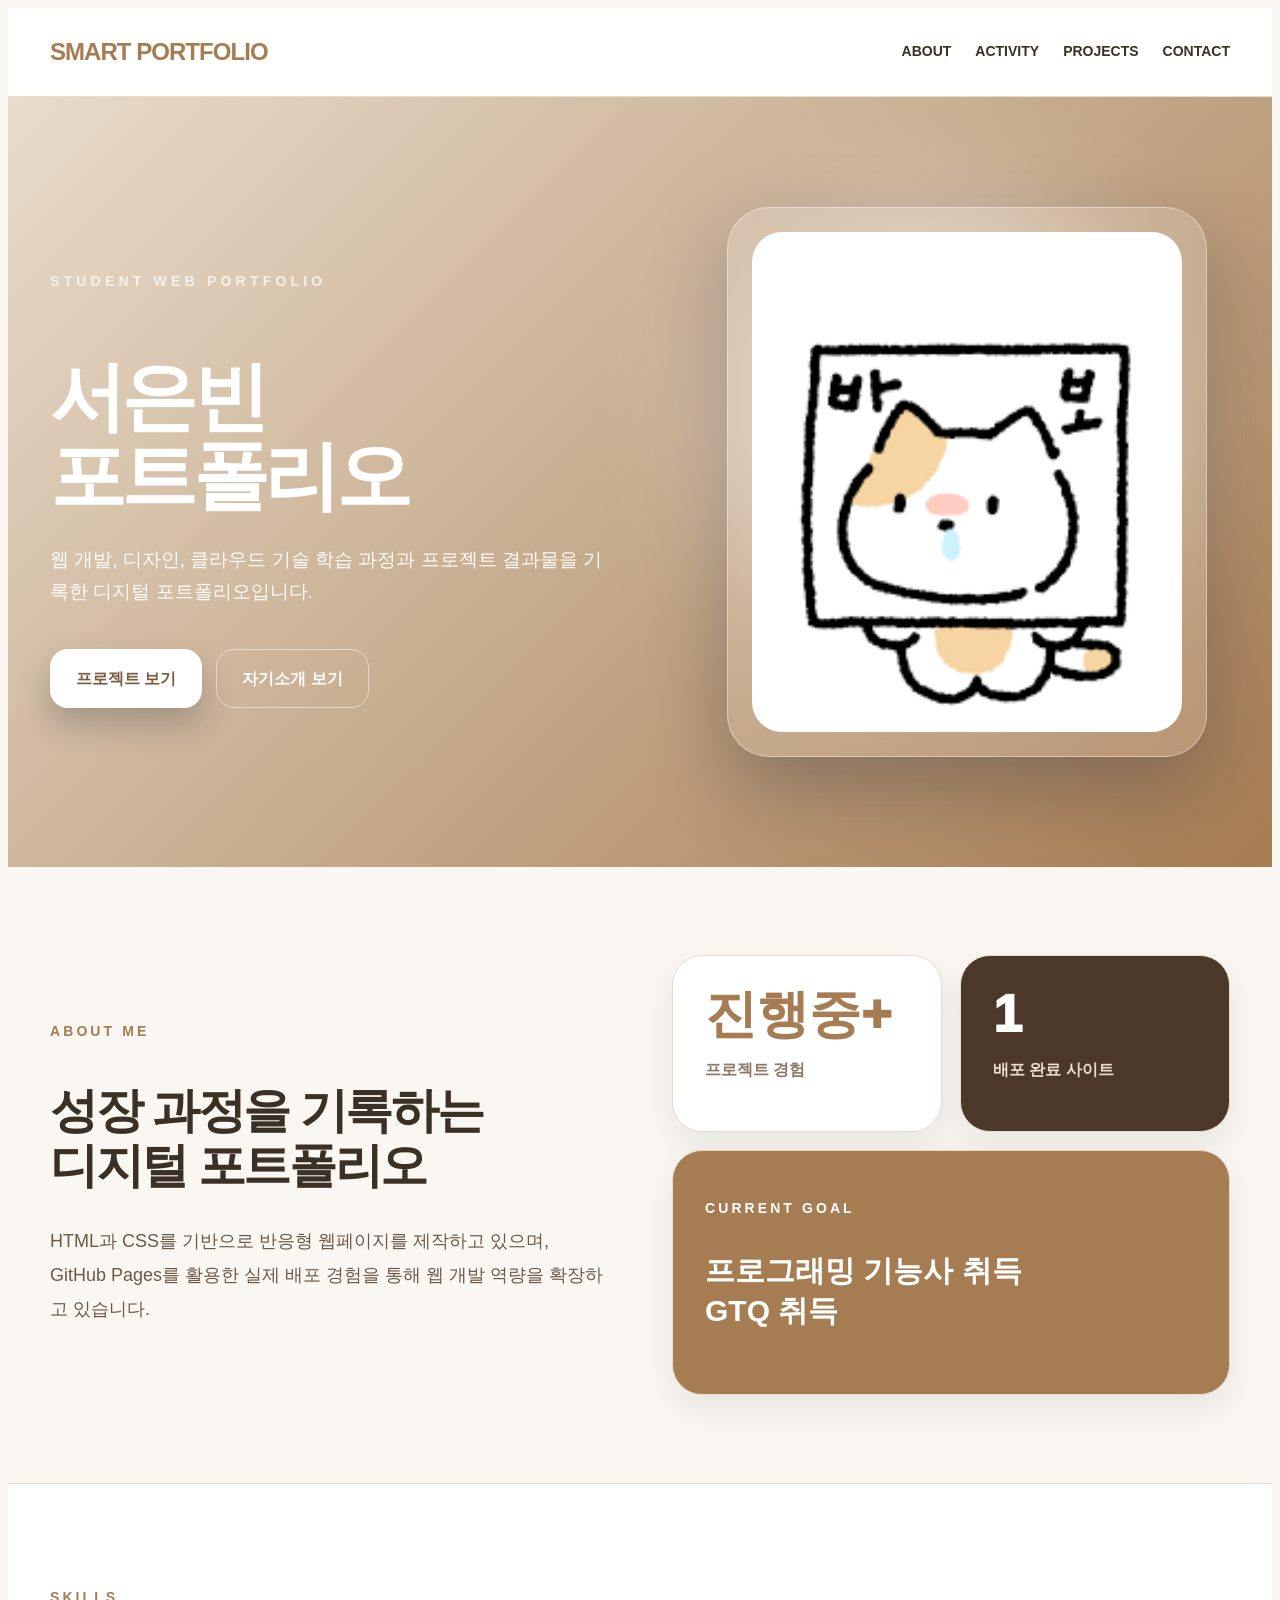
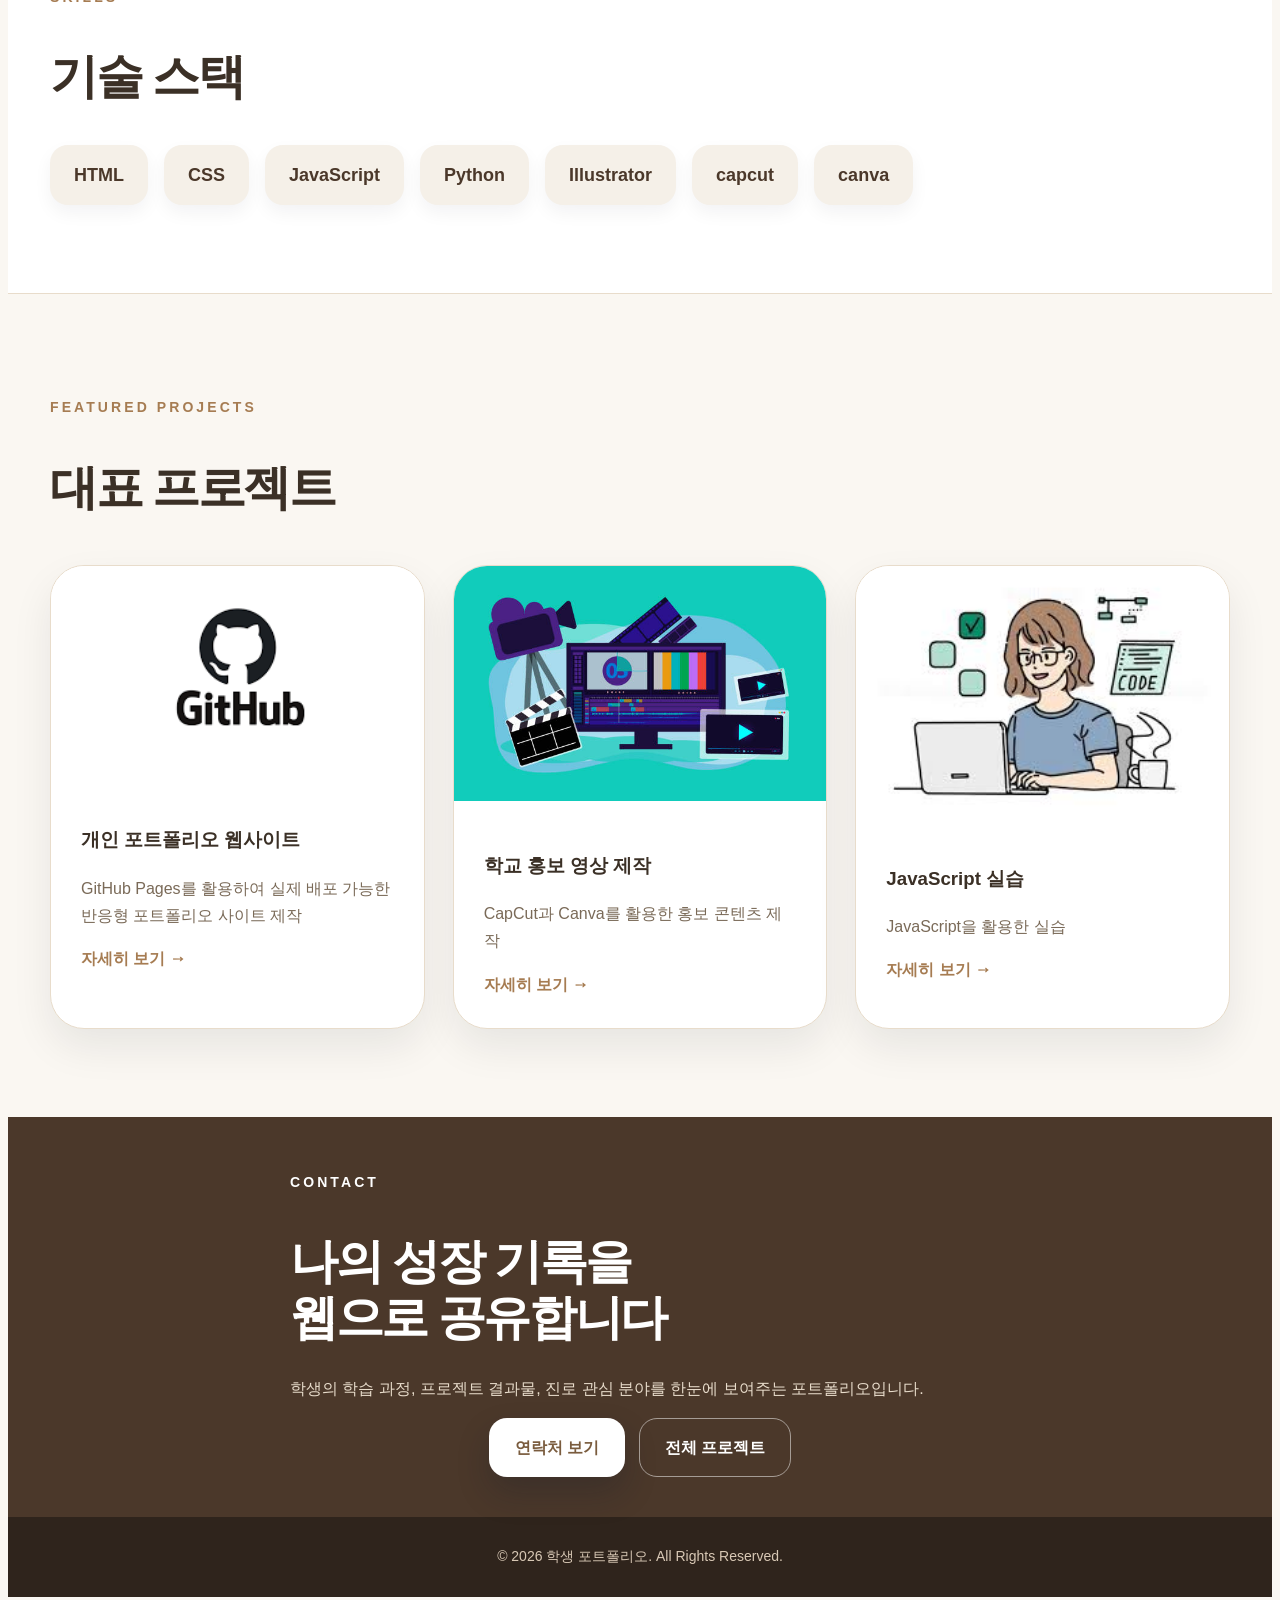
<file: index.html>
<!DOCTYPE html>
<html lang="ko">
<head>
  <meta charset="UTF-8" />
  <meta name="viewport" content="width=device-width, initial-scale=1.0" />
  <title>나만의 포트폴리오</title>
  <link rel="stylesheet" href="css/style.css" />
</head>
<body>
  <header>
  <nav class="nav">
    <a href="index.html" class="logo">SMART PORTFOLIO</a>
    <ul class="menu">
      <li><a href="about.html" class="">ABOUT</a></li>
      <li><a href="activity.html" class="">ACTIVITY</a></li>
      <li><a href="projects.html" class="">PROJECTS</a></li>
      <li><a href="contact.html" class="">CONTACT</a></li>
    </ul>
  </nav>
</header>

  <section class="hero">
    <div class="hero-inner">
      <div>
        <p class="eyebrow">Student Web Portfolio</p>
        <h1>서은빈<br>포트폴리오</h1>
        <p class="hero-desc">
          웹 개발, 디자인, 클라우드 기술 학습 과정과 프로젝트 결과물을 기록한 디지털 포트폴리오입니다.
        </p>
        <div class="button-group">
          <a href="projects.html" class="btn btn-primary">프로젝트 보기</a>
          <a href="about.html" class="btn btn-secondary">자기소개 보기</a>
        </div>
      </div>
      <div class="hero-card">
        <img src="images/images.png" alt="프로필 이미지">
  </section>

  <main>
    <section>
      <div class="about-grid">
        <div>
          <p class="section-kicker">About Me</p>
          <h2 class="section-title">성장 과정을 기록하는<br>디지털 포트폴리오</h2>
          <p class="lead">
            HTML과 CSS를 기반으로 반응형 웹페이지를 제작하고 있으며, GitHub Pages를 활용한 실제 배포 경험을 통해 웹 개발 역량을 확장하고 있습니다.
          </p>
        </div>
        <div class="stat-grid">
          <div class="stat-card">
            <div class="stat-number">진행중+</div>
            <p class="stat-label">프로젝트 경험</p>
          </div>
          <div class="stat-card dark">
            <div class="stat-number">1</div>
            <p class="stat-label">배포 완료 사이트</p>
          </div>
          <div class="stat-card accent">
            <p class="section-kicker" style="color:#ffffff;">Current Goal</p>
            <h3 style="font-size:30px; line-height:1.35;">프로그래밍 기능사 취득<br>GTQ 취득</h3>
          </div>
        </div>
      </div>
    </section>

    <div class="skills-wrap">
      <div class="skills-inner">
        <p class="section-kicker">Skills</p>
        <h2 class="section-title">기술 스택</h2>
        <div class="skills-list">
          <span class="skill">HTML</span>
          <span class="skill">CSS</span>
          <span class="skill">JavaScript</span>
          <span class="skill">Python</span>
          <span class="skill">Illustrator</span>
          <span class="skill">capcut</span>
          <span class="skill">canva</span>
        </div>
      </div>
    </div>

    <section>
      <p class="section-kicker">Featured Projects</p>
      <h2 class="section-title">대표 프로젝트</h2>
      <div class="project-grid">
        <article class="project-card">
          <img src="images/Github.png" alt="웹 프로젝트 이미지">
          <div class="project-body">
            <h3>개인 포트폴리오 웹사이트</h3>
            <p>GitHub Pages를 활용하여 실제 배포 가능한 반응형 포트폴리오 사이트 제작</p>
            <a href="projects/project1.html" class="project-link">자세히 보기 →</a>
          </div>
        </article>
        <article class="project-card">
          <img src="images/Cap.jpg" alt="디자인 프로젝트 이미지">
          <div class="project-body">
            <h3>학교 홍보 영상 제작</h3>
            <p>CapCut과 Canva를 활용한 홍보 콘텐츠 제작</p>
            <a href="projects/project2.html" class="project-link">자세히 보기 →</a>
          </div>
        </article>
        <article class="project-card">
          <img src="images/pro.jpg" alt="클라우드 프로젝트 이미지">
          <div class="project-body">
            <h3>JavaScript 실습</h3>
            <p>JavaScript을 활용한 실습</p>
            <a href="projects/project3.html" class="project-link">자세히 보기 →</a>
          </div>
        </article>
      </div>
    </section>
  </main>

  <div class="contact">
    <div class="contact-inner">
      <p class="section-kicker" style="color:#ffffff;">Contact</p>
      <h2 class="section-title">나의 성장 기록을<br>웹으로 공유합니다</h2>
      <p>학생의 학습 과정, 프로젝트 결과물, 진로 관심 분야를 한눈에 보여주는 포트폴리오입니다.</p>
      <div class="button-group" style="justify-content:center;">
        <a href="contact.html" class="btn btn-primary">연락처 보기</a>
        <a href="projects.html" class="btn btn-secondary">전체 프로젝트</a>
      </div>
    </div>
  </div>

  <footer>
  © 2026 학생 포트폴리오. All Rights Reserved.
</footer>
</body>
</html>
</file>
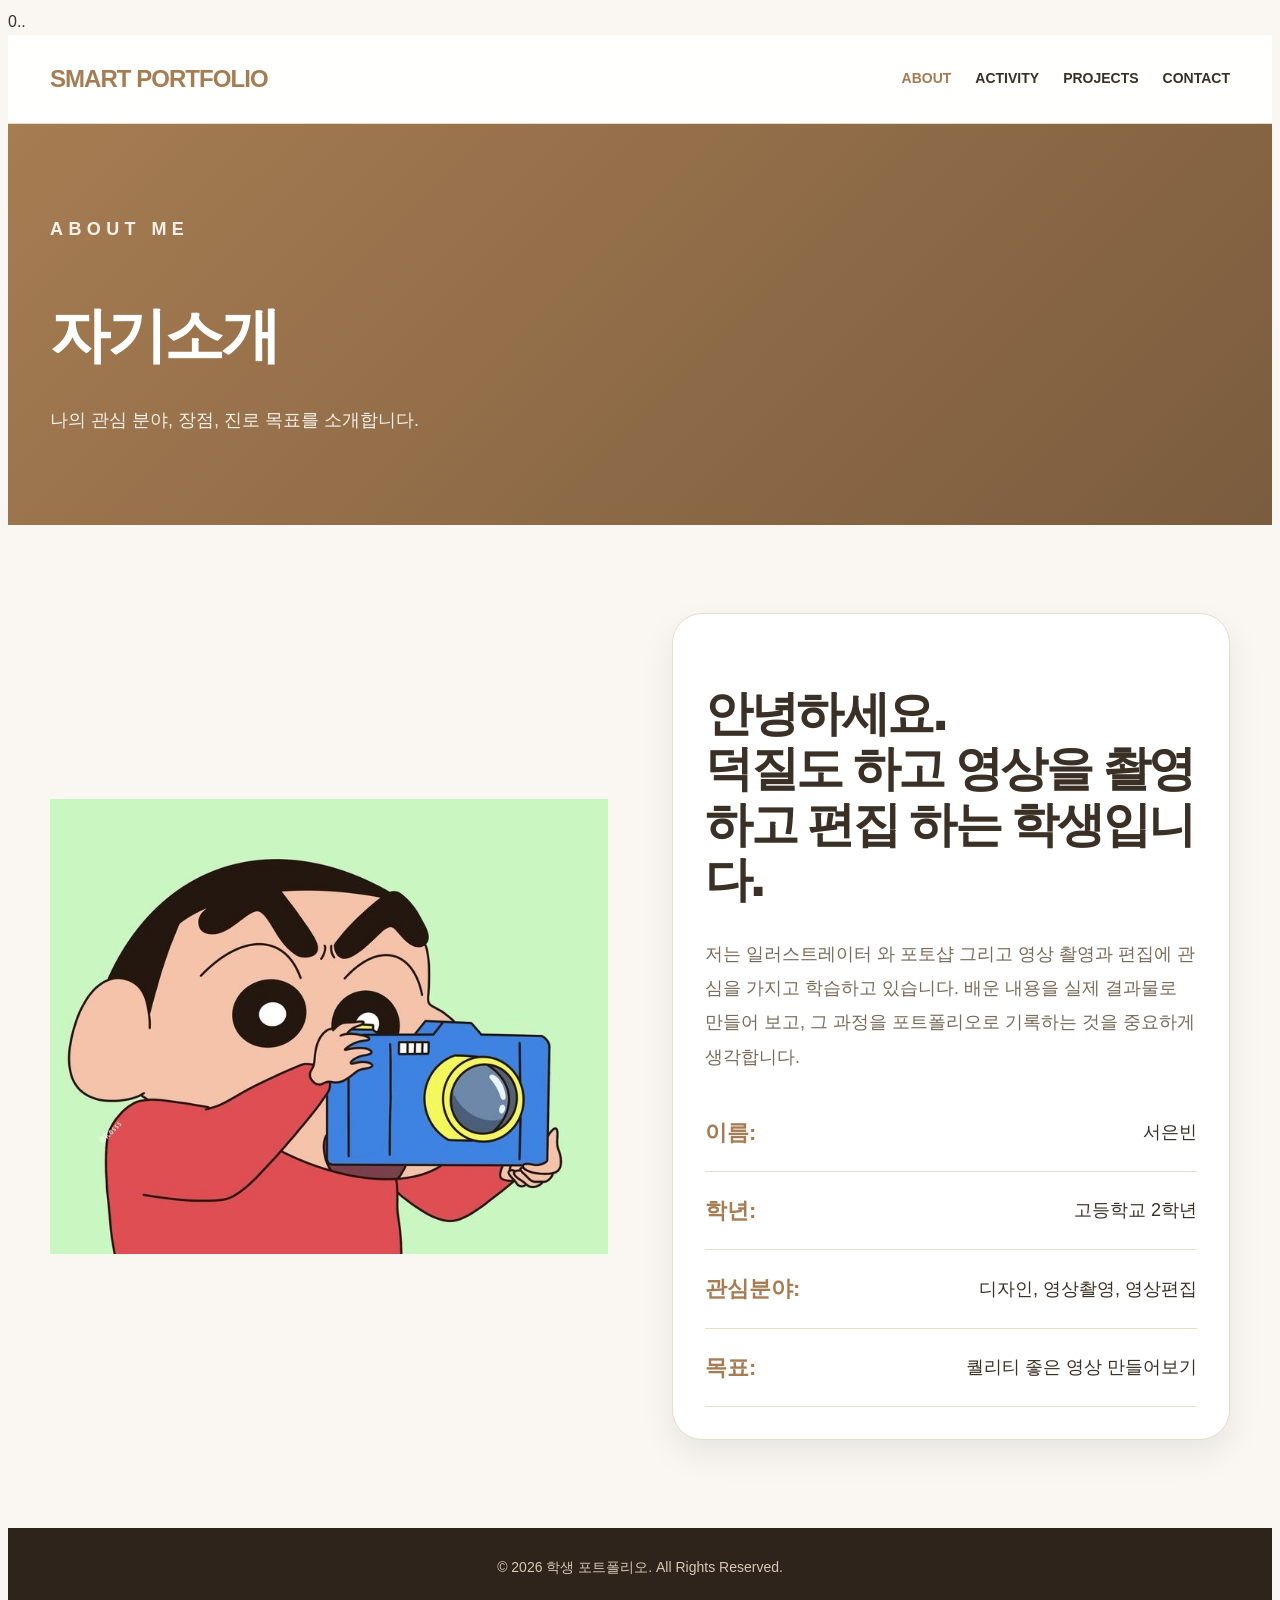
<file: about.html>
0..<!DOCTYPE html>
<html lang="ko">
<head>
  <meta charset="UTF-8" />
  <meta name="viewport" content="width=device-width, initial-scale=1.0" />
  <title>자기소개 | 학생 포트폴리오</title>
  <link rel="stylesheet" href="css/style.css" />
</head>
<body>
  <header>
  <nav class="nav">
    <a href="index.html" class="logo">SMART PORTFOLIO</a>
    <ul class="menu">
      <li><a href="about.html" class="active">ABOUT</a></li>
      <li><a href="activity.html" class="">ACTIVITY</a></li>
      <li><a href="projects.html" class="">PROJECTS</a></li>
      <li><a href="contact.html" class="">CONTACT</a></li>
    </ul>
  </nav>
</header>
  <div class="page-title">
    <div class="page-title-inner">
      <p class="eyebrow">About Me</p>
      <h1>자기소개</h1>
      <p>나의 관심 분야, 장점, 진로 목표를 소개합니다.</p>
    </div>
  </div>

  <main>
    <section class="two-grid">
      <div class="detail-image">
        <img src="images/짱구 (2).jpg" alt="자기소개 이미지">
      </div>
      <div class="card">
        <h2 class="section-title">안녕하세요.<br>덕질도 하고 영상을 촬영 하고  편집 하는 학생입니다.</h2>
        <p class="lead">
          저는 일러스트레이터 와 포토샵 그리고 영상 촬영과 편집에 관심을 가지고 학습하고 있습니다. 배운 내용을 실제 결과물로 만들어 보고, 그 과정을 포트폴리오로 기록하는 것을 중요하게 생각합니다.
        </p>
        <div class="info-list">
          <div class="info-item"><strong>이름: </strong><span>서은빈</span></div>
          <div class="info-item"><strong>학년: </strong><span>고등학교 2학년</span></div>
          <div class="info-item"><strong>관심분야: </strong><span>디자인, 영상촬영, 영상편집</span></div>
          <div class="info-item"><strong>목표: <div class=""></div></strong><span>퀄리티 좋은 영상 만들어보기</span></div>
        </div>
      </div>
    </section>
  </main>
  <footer>
  © 2026 학생 포트폴리오. All Rights Reserved.
</footer>
</body>
</html>
</file>
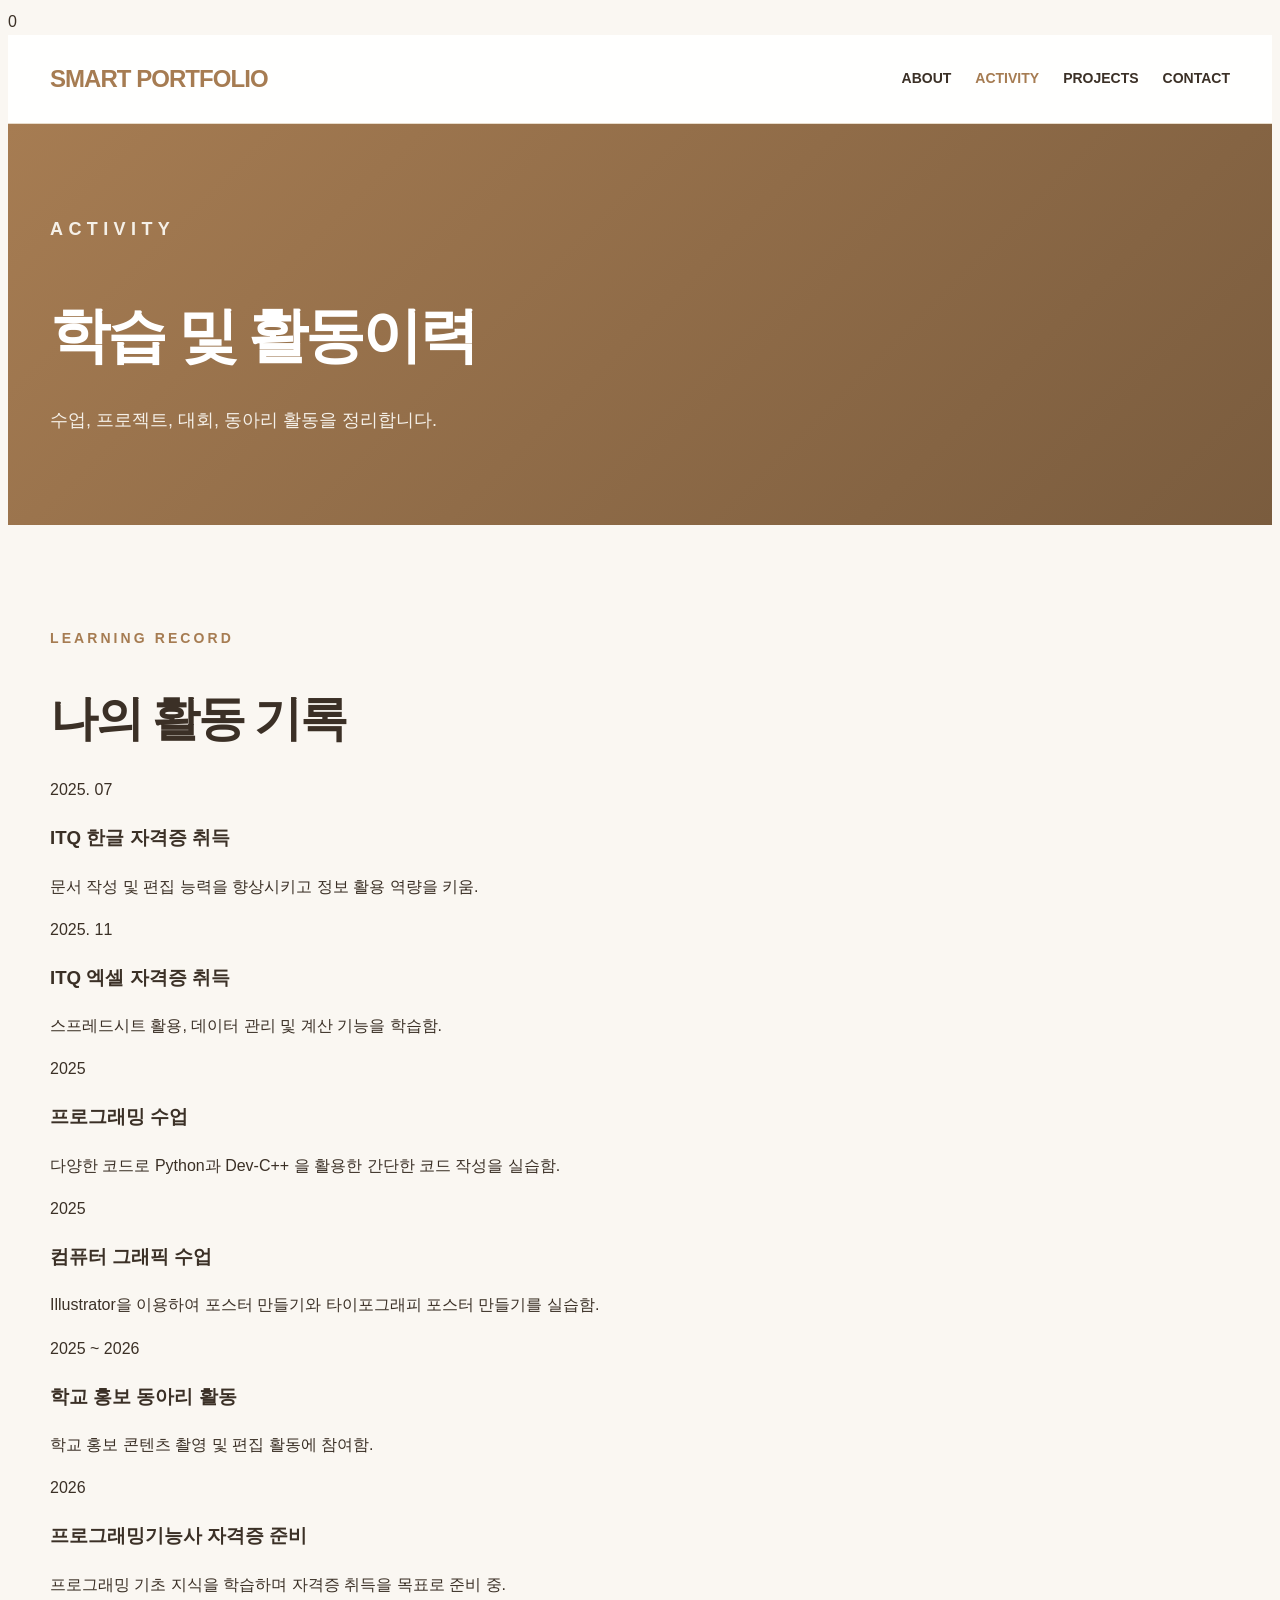
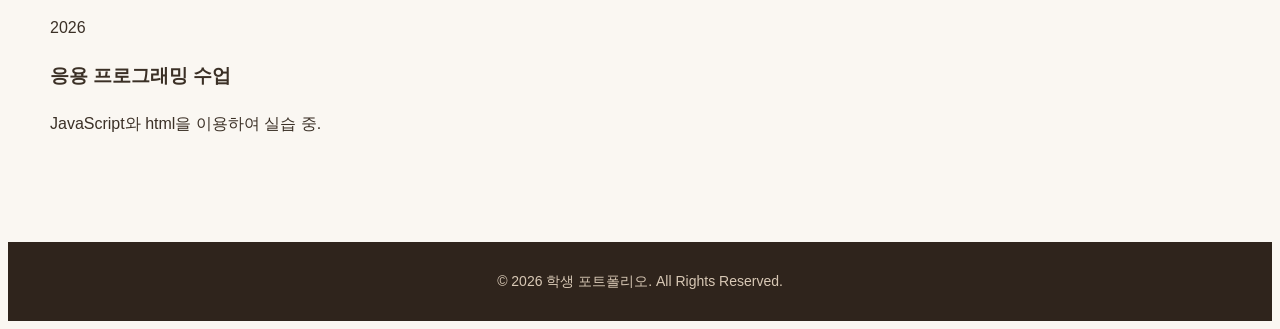
<file: activity.html>
0<!DOCTYPE html>
<html lang="ko">
<head>
  <meta charset="UTF-8" />
  <meta name="viewport" content="width=device-width, initial-scale=1.0" />
  <title>활동이력 | 학생 포트폴리오</title>
  <link rel="stylesheet" href="css/style.css" />
</head>
<body>
  <header>
  <nav class="nav">
    <a href="index.html" class="logo">SMART PORTFOLIO</a>
    <ul class="menu">
      <li><a href="about.html" class="">ABOUT</a></li>
      <li><a href="activity.html" class="active">ACTIVITY</a></li>
      <li><a href="projects.html" class="">PROJECTS</a></li>
      <li><a href="contact.html" class="">CONTACT</a></li>
    </ul>
  </nav>
</header>
  <div class="page-title">
    <div class="page-title-inner">
      <p class="eyebrow">Activity</p>
      <h1>학습 및 활동이력</h1>
      <p>수업, 프로젝트, 대회, 동아리 활동을 정리합니다.</p>
    </div>
  </div>

  <main>
    <section>
      <p class="section-kicker">Learning Record</p>
      <h2 class="section-title">나의 활동 기록</h2>
      <div class="timeline-item">
  <span>2025. 07</span>
  <h3>ITQ 한글 자격증 취득</h3>
  <p>문서 작성 및 편집 능력을 향상시키고 정보 활용 역량을 키움.</p>
</div>

<div class="timeline-item">
  <span>2025. 11</span>
  <h3>ITQ 엑셀 자격증 취득</h3>
  <p>스프레드시트 활용, 데이터 관리 및 계산 기능을 학습함.</p>
</div>

<div class="timeline-item">
  <span>2025</span>
  <h3>프로그래밍 수업</h3>
  <p>다양한 코드로 Python과 Dev-C++ 을 활용한 간단한 코드 작성을 실습함.</p>
</div>

<div class="timeline-item">
  <span>2025</span>
  <h3>컴퓨터 그래픽 수업</h3>
  <p>Illustrator을 이용하여 포스터 만들기와 타이포그래피 포스터 만들기를 실습함.</p>
</div>

<div class="timeline-item">
  <span>2025 ~ 2026</span>
  <h3>학교 홍보 동아리 활동</h3>
  <p>학교 홍보 콘텐츠 촬영 및 편집 활동에 참여함.</p>
</div>

<div class="timeline-item">
  <span>2026</span>
  <h3>프로그래밍기능사 자격증 준비</h3>
  <p>프로그래밍 기초 지식을 학습하며 자격증 취득을 목표로 준비 중.</p>
</div>

<div class="timeline-item">
  <span>2026</span>
  <h3>응용 프로그래밍 수업</h3>
  <p>JavaScript와 html을 이용하여 실습 중.</p>
</div>
    </section>
  </main>
  <footer>
  © 2026 학생 포트폴리오. All Rights Reserved.
</footer>
</body>
</html>
</file>
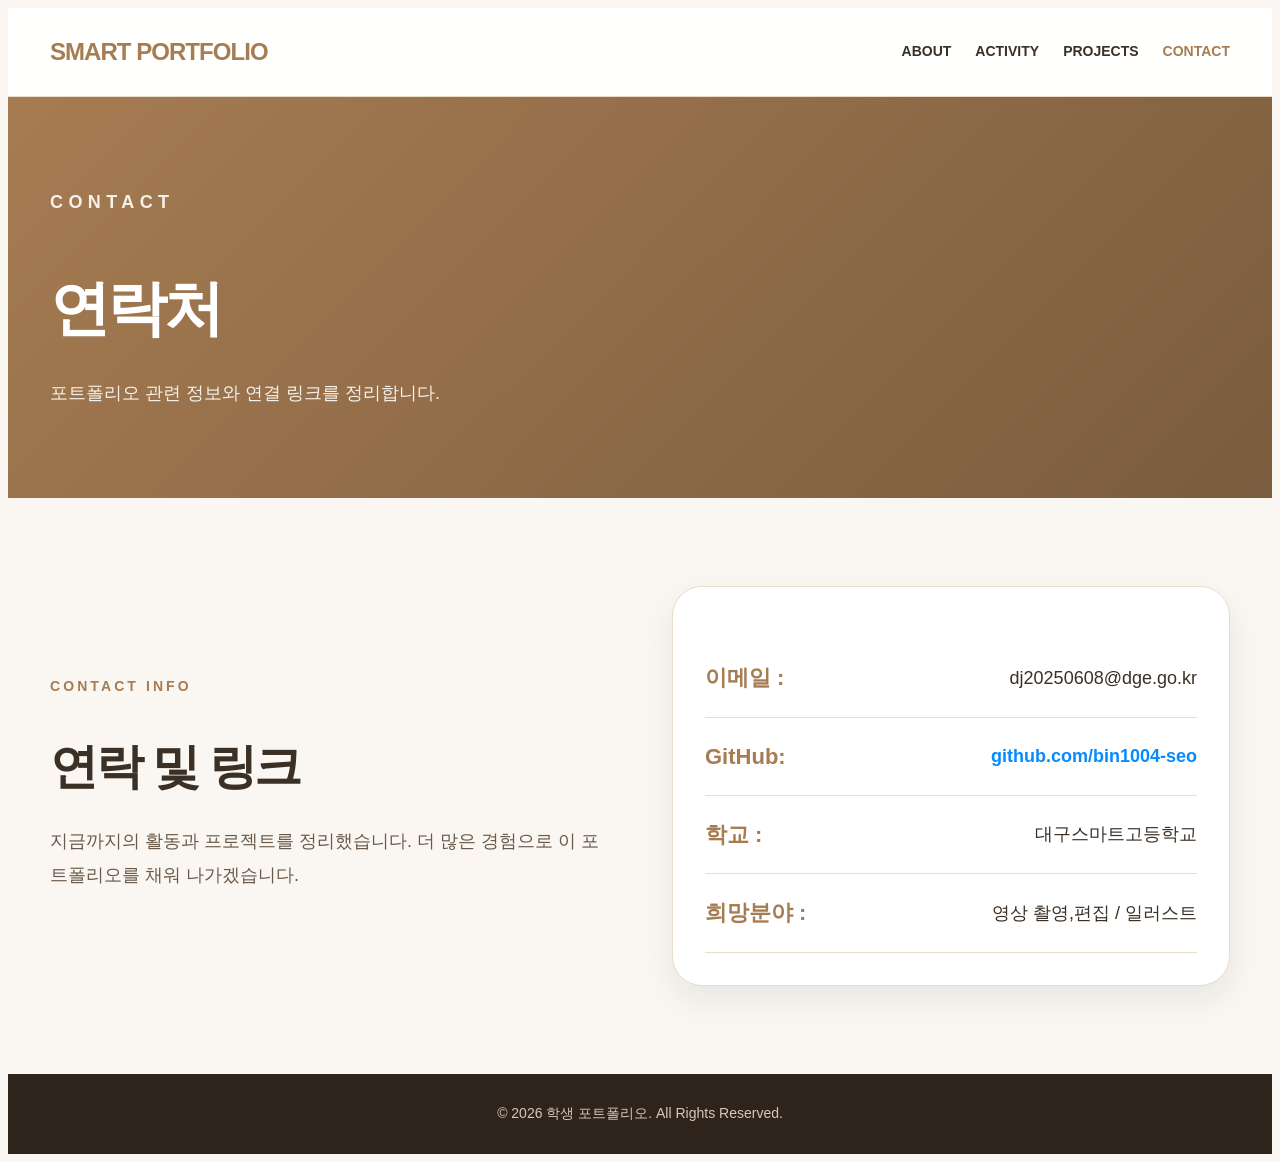
<file: contact.html>
<!DOCTYPE html>
<html lang="ko">
<head>
  <meta charset="UTF-8" />
  <meta name="viewport" content="width=device-width, initial-scale=1.0" />
  <title>연락처 | 학생 포트폴리오</title>
  <link rel="stylesheet" href="css/style.css" />
</head>
<body>
  <header>
  <nav class="nav">
    <a href="index.html" class="logo">SMART PORTFOLIO</a>
    <ul class="menu">
      <li><a href="about.html" class="">ABOUT</a></li>
      <li><a href="activity.html" class="">ACTIVITY</a></li>
      <li><a href="projects.html" class="">PROJECTS</a></li>
      <li><a href="contact.html" class="active">CONTACT</a></li>
    </ul>
  </nav>
</header>
  <div class="page-title">
    <div class="page-title-inner">
      <p class="eyebrow">Contact</p>
      <h1>연락처</h1>
      <p>포트폴리오 관련 정보와 연결 링크를 정리합니다.</p>
    </div>
  </div>

  <main>
    <section class="two-grid">
      <div>
        <p class="section-kicker">Contact Info</p>
        <h2 class="section-title">연락 및 링크</h2>
        <p class="lead">지금까지의 활동과 프로젝트를 정리했습니다.
          더 많은 경험으로 이 포트폴리오를 채워 나가겠습니다.</p>
      </div>
      <div class="card">
        <div class="info-list">
          <div class="info-item"><strong>이메일 : </strong><span>dj20250608@dge.go.kr</span></div>
          <div class="info-item">
            <strong>GitHub: </strong>
            <a href="https://github.com/bin1004-seo" target="_blank" style="font-weight: 700;">
              github.com/bin1004-seo
            </a>
          </div>
          <div class="info-item"><strong>학교 : </strong><span>대구스마트고등학교</span></div>
          <div class="info-item"><strong>희망분야 : </strong><span>영상 촬영,편집 / 일러스트</span></div>
        </div>
      </div>
    </section>
  </main>
  <footer>
  © 2026 학생 포트폴리오. All Rights Reserved.
</footer>
</body>
</html>
</file>
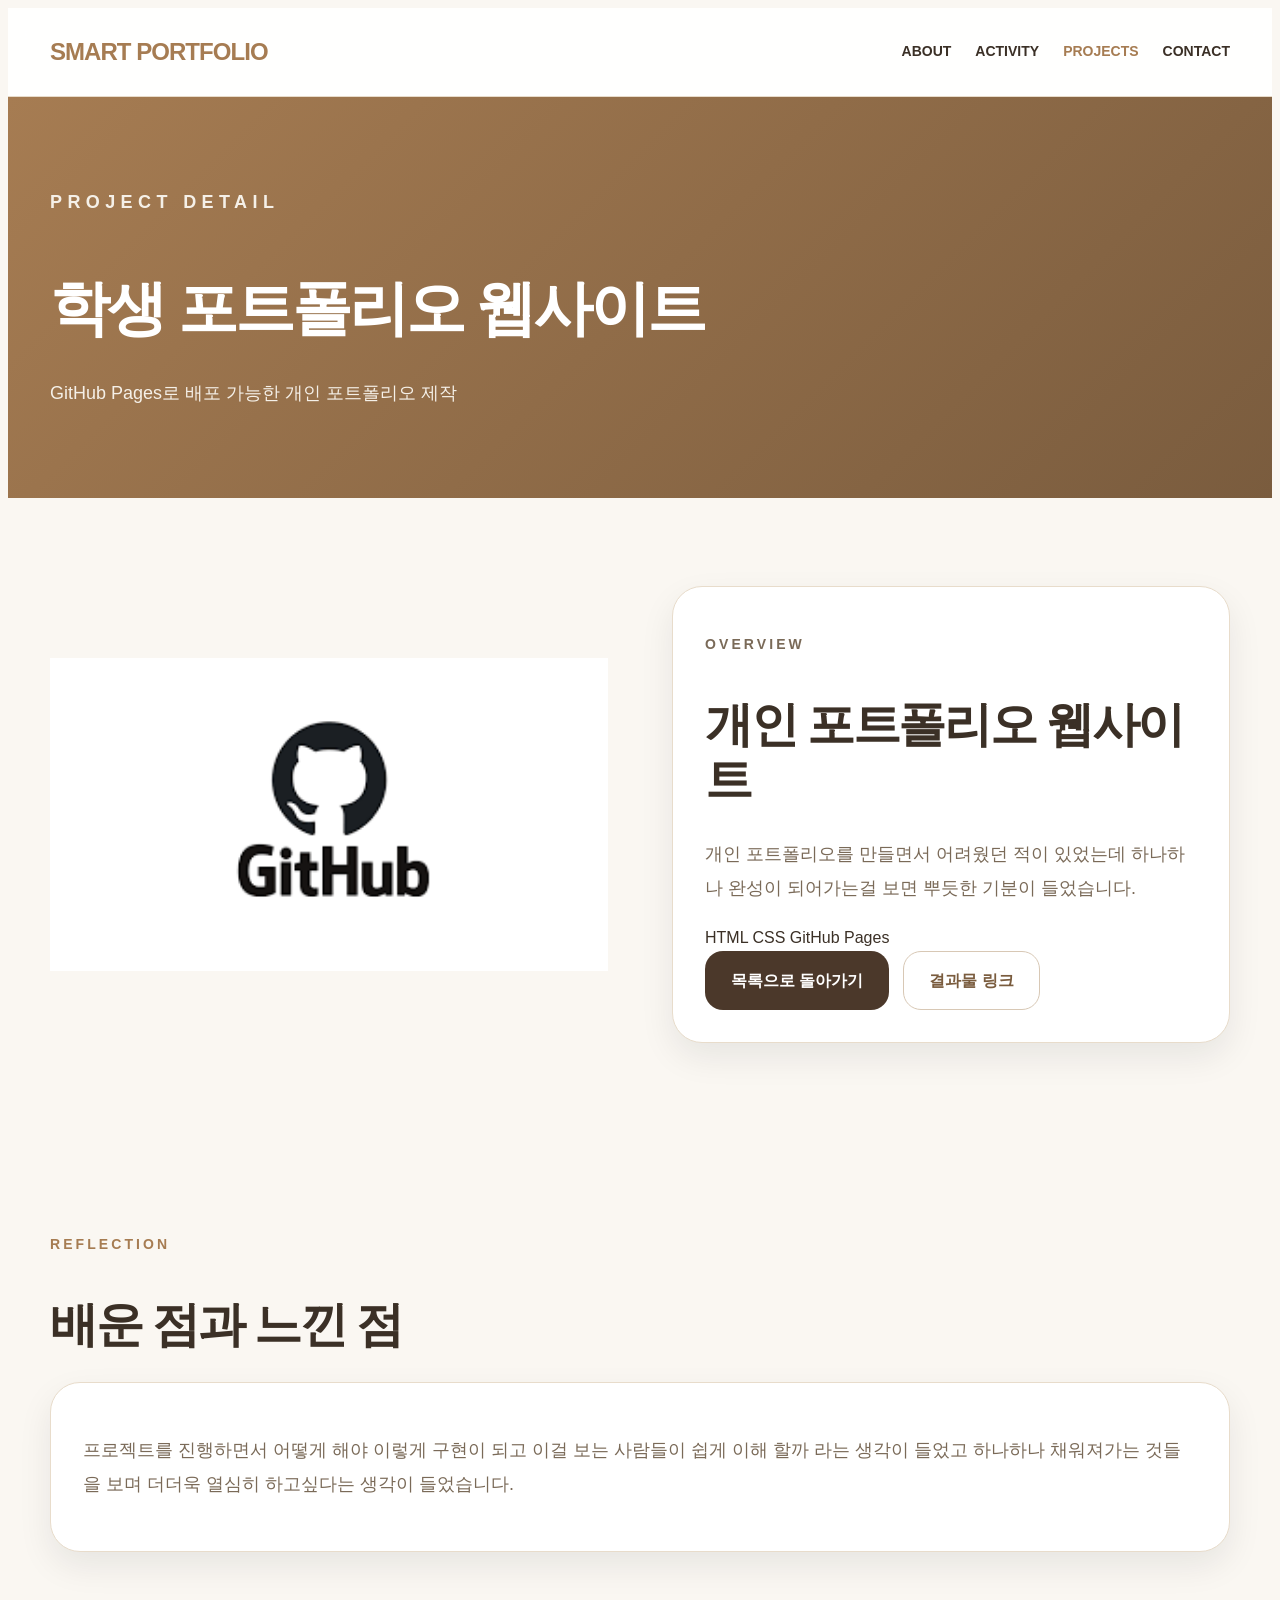
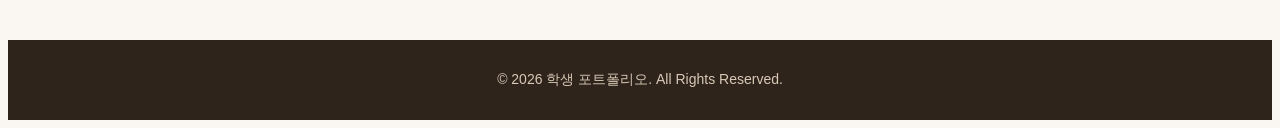
<file: project1.html>
<!DOCTYPE html>
<html lang="ko">
<head>
  <meta charset="UTF-8" />
  <meta name="viewport" content="width=device-width, initial-scale=1.0" />
  <title>학생 포트폴리오 웹사이트 | 학생 포트폴리오</title>
  <link rel="stylesheet" href="../css/style.css" />
</head>
<body>
  <header>
    <nav class="nav">
      <a href="../index.html" class="logo">SMART PORTFOLIO</a>
      <ul class="menu">
        <li><a href="../about.html">ABOUT</a></li>
        <li><a href="../activity.html">ACTIVITY</a></li>
        <li><a href="../projects.html" class="active">PROJECTS</a></li>
        <li><a href="../contact.html">CONTACT</a></li>
      </ul>
    </nav>
  </header>

  <div class="page-title">
    <div class="page-title-inner">
      <p class="eyebrow">Project Detail</p>
      <h1>학생 포트폴리오 웹사이트</h1>
      <p>GitHub Pages로 배포 가능한 개인 포트폴리오 제작</p>
    </div>
  </div>

  <main>
    <section class="two-grid">
      <div class="detail-image">
        <img src="images/Github.png" alt="웹사이트 프로젝트 이미지">
      </div>
      <div class="card">
        <p class="section-kicker">Overview</p>
        <h2 class="section-title">개인 포트폴리오 웹사이트</h2>
        <p class="lead">
          개인 포트폴리오를 만들면서 어려웠던 적이 있었는데 하나하나 완성이 되어가는걸 보면 뿌듯한 기분이 들었습니다.
        </p>
        <div class="badge-list">
          <span class="badge">HTML</span>
          <span class="badge">CSS</span>
          <span class="badge">GitHub Pages</span>
        </div>
        <div class="button-group">
          <a href="../projects.html" class="btn btn-dark">목록으로 돌아가기</a>
          <a href="../projects.html" class="btn btn-outline">결과물 링크</a>
        </div>
      </div>
    </section>

    <section>
      <p class="section-kicker">Reflection</p>
      <h2 class="section-title">배운 점과 느낀 점</h2>
      <div class="card">
        <p class="lead">
          프로젝트를 진행하면서 어떻게 해야 이렇게 구현이 되고 이걸 보는 사람들이 쉽게 이해 할까 라는 생각이 들었고 하나하나 채워져가는 것들을 보며 더더욱 열심히 하고싶다는 생각이 들었습니다.
        </p>
      </div>
    </section>
  </main>
  <footer>
  © 2026 학생 포트폴리오. All Rights Reserved.
</footer>
</body>
</html>
</file>
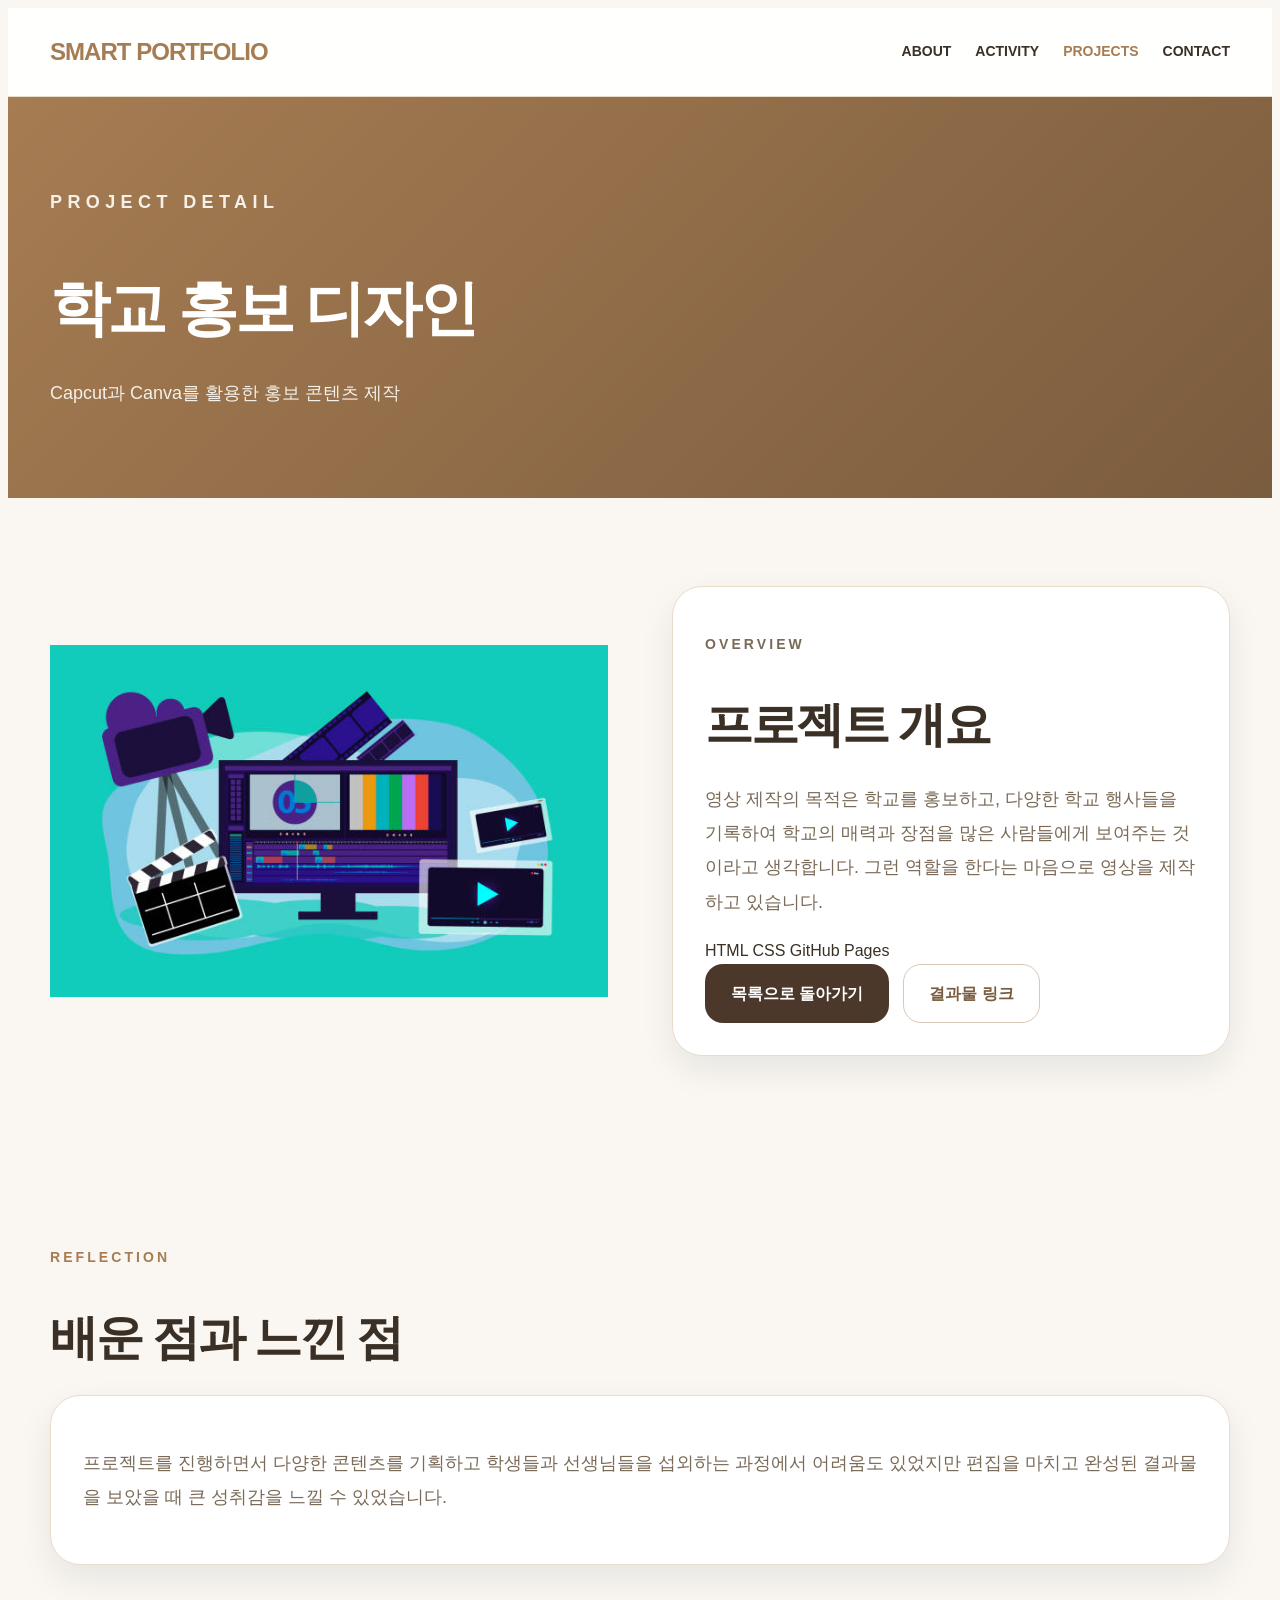
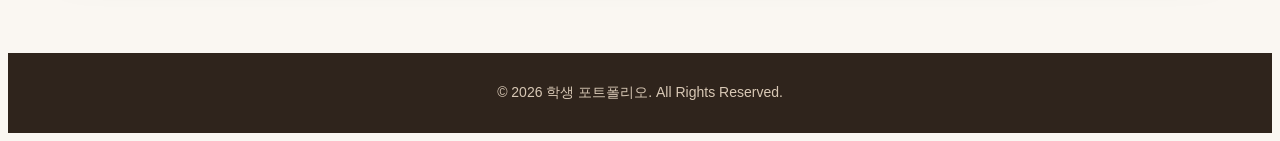
<file: project2.html>
<!DOCTYPE html>
<html lang="ko">
<head>
  <meta charset="UTF-8" />
  <meta name="viewport" content="width=device-width, initial-scale=1.0" />
  <title>학교 홍보 디자인 | 학생 포트폴리오</title>
  <link rel="stylesheet" href="../css/style.css" />
</head>
<body>
  <header>
    <nav class="nav">
      <a href="../index.html" class="logo">SMART PORTFOLIO</a>
      <ul class="menu">
        <li><a href="../about.html">ABOUT</a></li>
        <li><a href="../activity.html">ACTIVITY</a></li>
        <li><a href="../projects.html" class="active">PROJECTS</a></li>
        <li><a href="../contact.html">CONTACT</a></li>
      </ul>
    </nav>
  </header>

  <div class="page-title">
    <div class="page-title-inner">
      <p class="eyebrow">Project Detail</p>
      <h1>학교 홍보 디자인</h1>
      <p>Capcut과 Canva를 활용한 홍보 콘텐츠 제작</p>
    </div>
  </div>

  <main>
    <section class="two-grid">
      <div class="detail-image">
        <img src="images/Cap.jpg" alt="학교 홍보 디자인 이미지">
      </div>
      <div class="card">
        <p class="section-kicker">Overview</p>
        <h2 class="section-title">프로젝트 개요</h2>
        <p class="lead">
          영상 제작의 목적은 학교를 홍보하고, 다양한 학교 행사들을 기록하여 학교의 매력과 장점을 많은 사람들에게 보여주는 것이라고 생각합니다. 그런 역할을 한다는 마음으로 영상을 제작하고 있습니다.
        <div class="badge-list">
          <span class="badge">HTML</span>
          <span class="badge">CSS</span>
          <span class="badge">GitHub Pages</span>
        </div>
        <div class="button-group">
          <a href="../projects.html" class="btn btn-dark">목록으로 돌아가기</a>
          <a href="../projects.html" class="btn btn-outline">결과물 링크</a>
        </div>
      </div>
    </section>

    <section>
      <p class="section-kicker">Reflection</p>
      <h2 class="section-title">배운 점과 느낀 점</h2>
      <div class="card">
        <p class="lead">
          프로젝트를 진행하면서 다양한 콘텐츠를 기획하고 학생들과 선생님들을 섭외하는 과정에서 어려움도 있었지만 편집을 마치고 완성된 결과물을 보았을 때 큰 성취감을 느낄 수 있었습니다.
        </p>
      </div>
    </section>
  </main>
  <footer>
  © 2026 학생 포트폴리오. All Rights Reserved.
</footer>
</body>
</html>
</file>
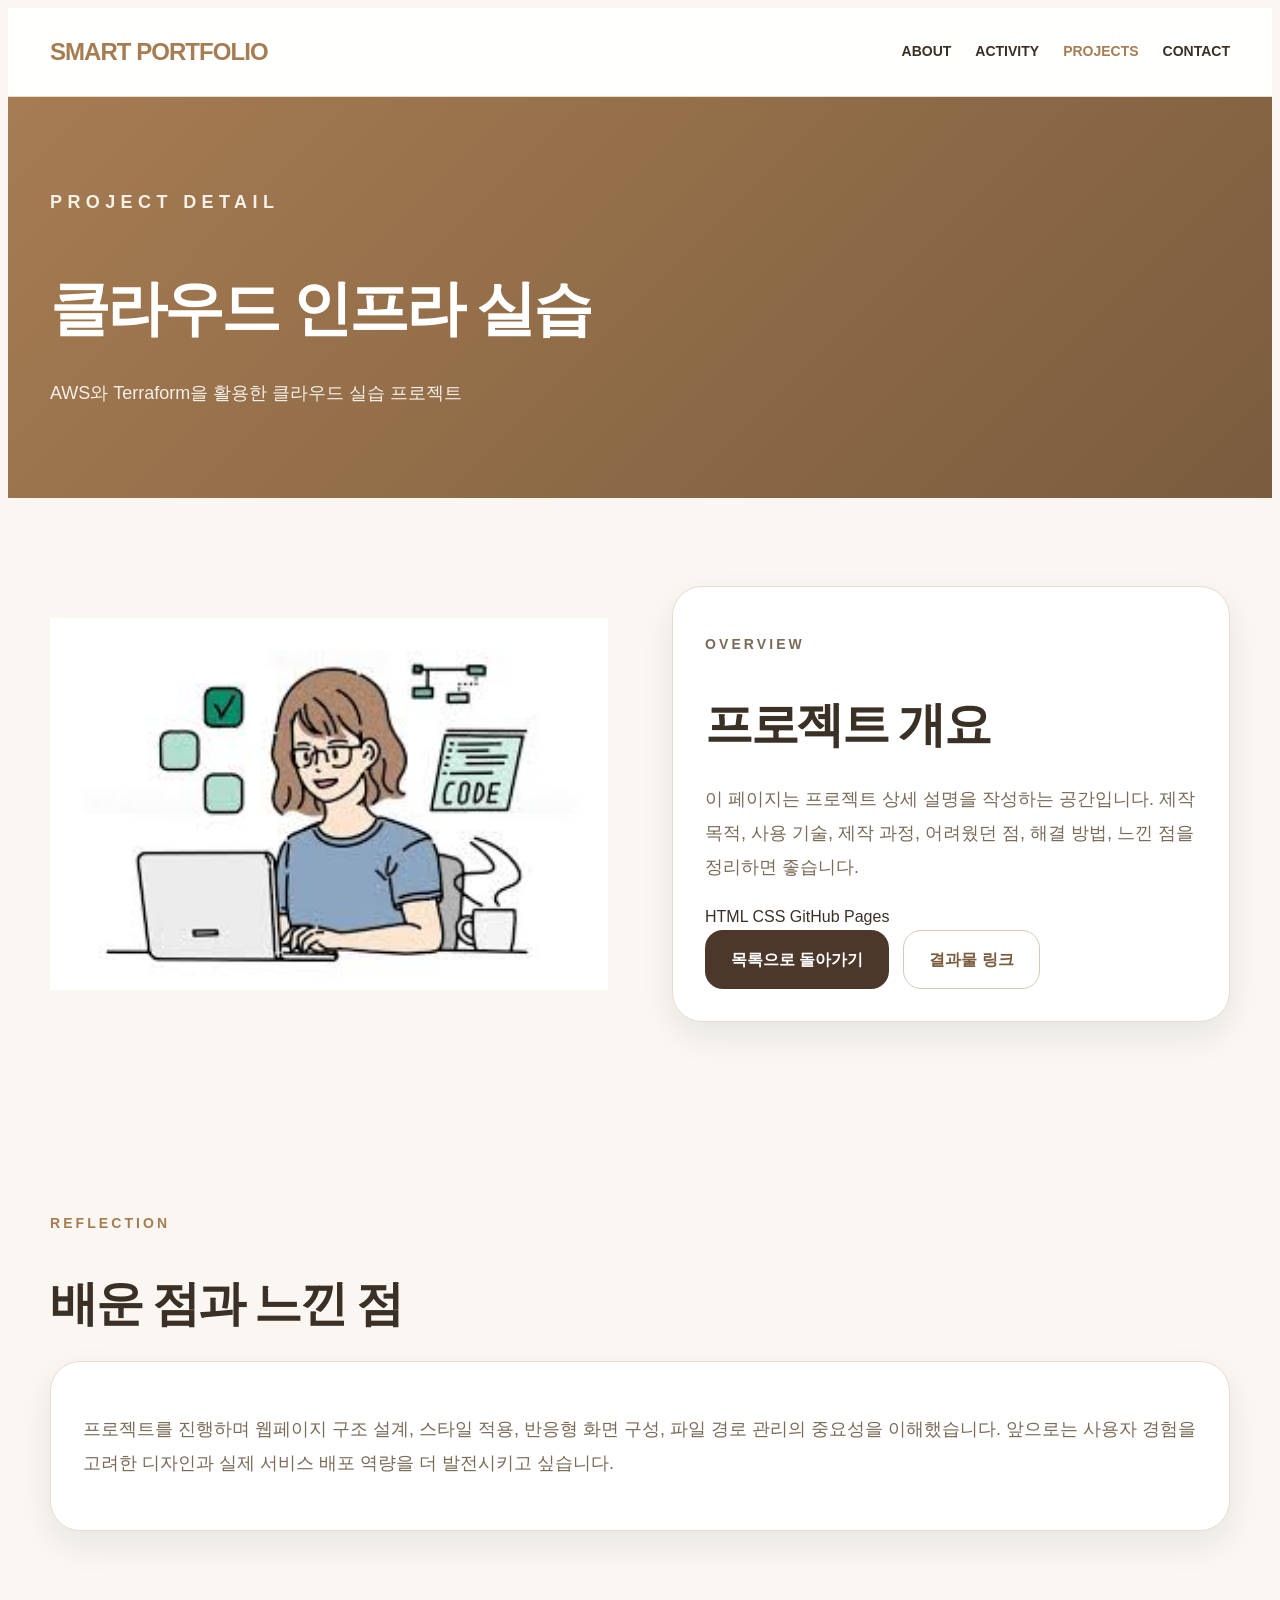
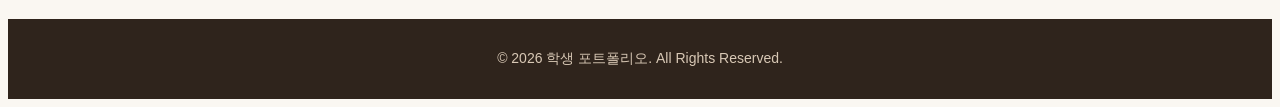
<file: project3.html>
<!DOCTYPE html>
<html lang="ko">
<head>
  <meta charset="UTF-8" />
  <meta name="viewport" content="width=device-width, initial-scale=1.0" />
  <title>클라우드 인프라 실습 | 학생 포트폴리오</title>
  <link rel="stylesheet" href="../css/style.css" />
</head>
<body>
  <header>
    <nav class="nav">
      <a href="../index.html" class="logo">SMART PORTFOLIO</a>
      <ul class="menu">
        <li><a href="../about.html">ABOUT</a></li>
        <li><a href="../activity.html">ACTIVITY</a></li>
        <li><a href="../projects.html" class="active">PROJECTS</a></li>
        <li><a href="../contact.html">CONTACT</a></li>
      </ul>
    </nav>
  </header>

  <div class="page-title">
    <div class="page-title-inner">
      <p class="eyebrow">Project Detail</p>
      <h1>클라우드 인프라 실습</h1>
      <p>AWS와 Terraform을 활용한 클라우드 실습 프로젝트</p>
    </div>
  </div>

  <main>
    <section class="two-grid">
      <div class="detail-image">
        <img src="images/pro.jpg" alt="클라우드 인프라 실습 이미지">
      </div>
      <div class="card">
        <p class="section-kicker">Overview</p>
        <h2 class="section-title">프로젝트 개요</h2>
        <p class="lead">
          이 페이지는 프로젝트 상세 설명을 작성하는 공간입니다. 제작 목적, 사용 기술, 제작 과정, 어려웠던 점, 해결 방법, 느낀 점을 정리하면 좋습니다.
        </p>
        <div class="badge-list">
          <span class="badge">HTML</span>
          <span class="badge">CSS</span>
          <span class="badge">GitHub Pages</span>
        </div>
        <div class="button-group">
          <a href="../projects.html" class="btn btn-dark">목록으로 돌아가기</a>
          <a href="../projects.html" class="btn btn-outline">결과물 링크</a>
        </div>
      </div>
    </section>

    <section>
      <p class="section-kicker">Reflection</p>
      <h2 class="section-title">배운 점과 느낀 점</h2>
      <div class="card">
        <p class="lead">
          프로젝트를 진행하며 웹페이지 구조 설계, 스타일 적용, 반응형 화면 구성, 파일 경로 관리의 중요성을 이해했습니다. 앞으로는 사용자 경험을 고려한 디자인과 실제 서비스 배포 역량을 더 발전시키고 싶습니다.
        </p>
      </div>
    </section>
  </main>
  <footer>
  © 2026 학생 포트폴리오. All Rights Reserved.
</footer>
</body>
</html>
</file>
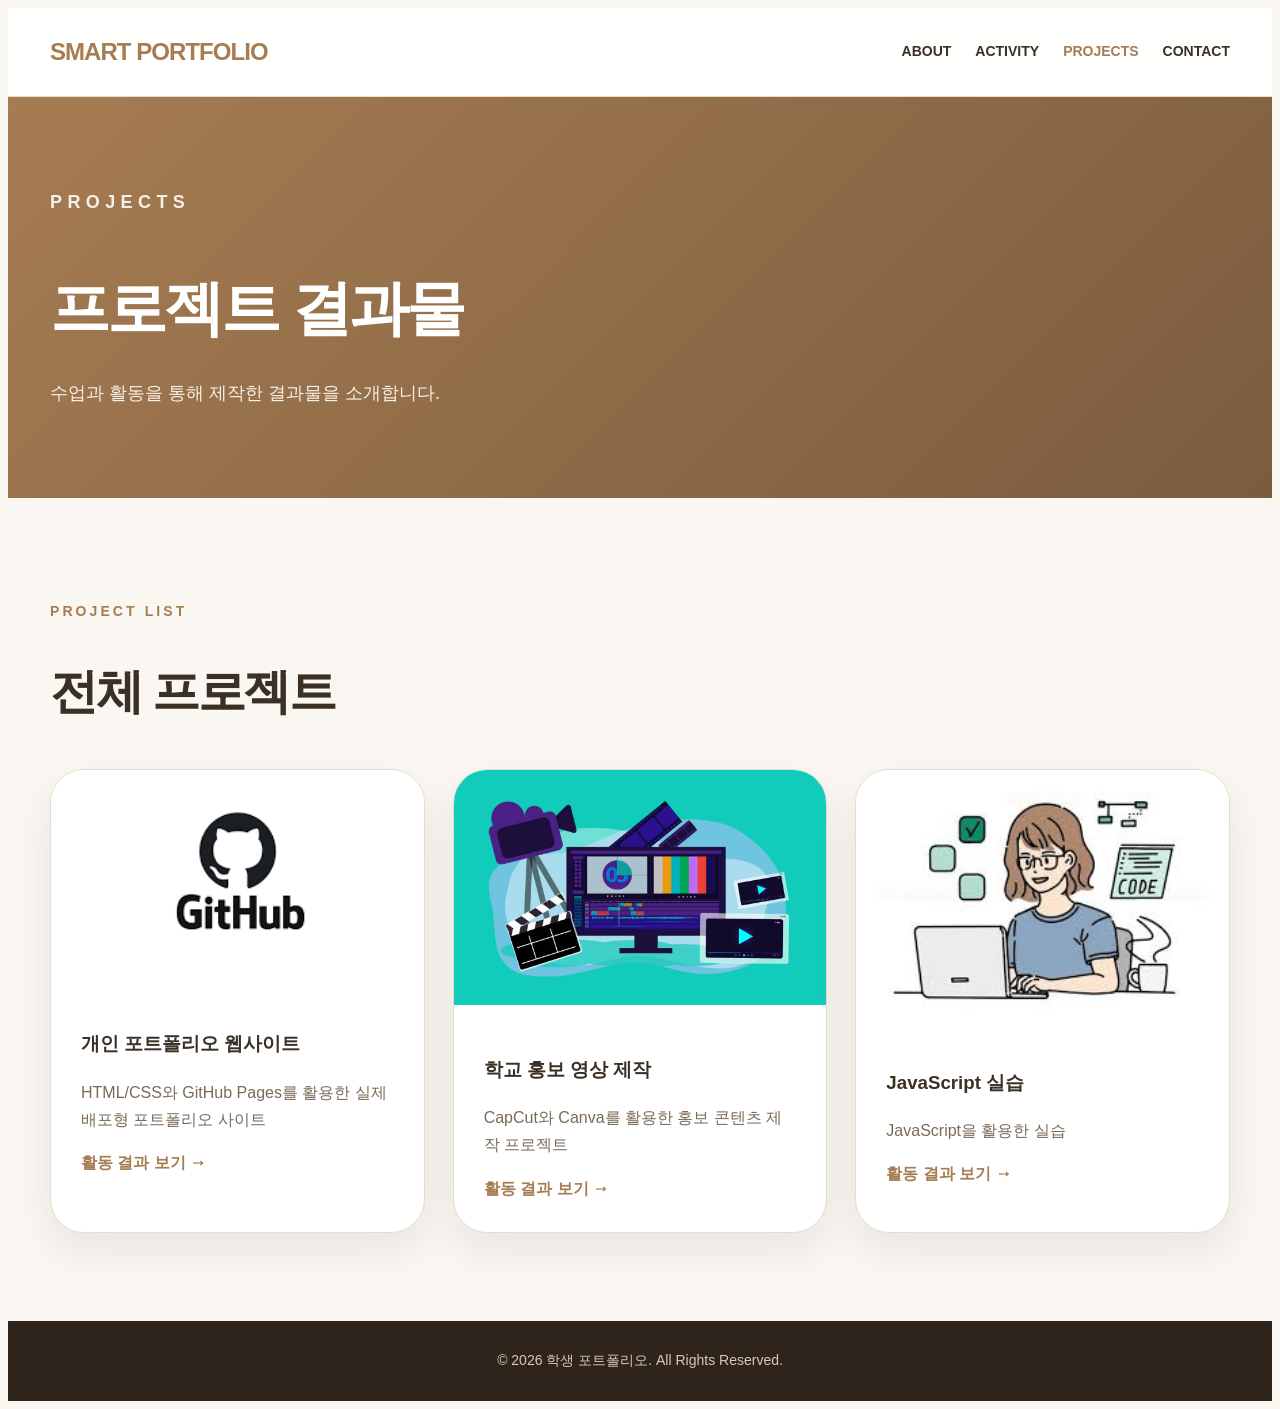
<file: projects.html>
<!DOCTYPE html>
<html lang="ko">
<head>
  <meta charset="UTF-8" />
  <meta name="viewport" content="width=device-width, initial-scale=1.0" />
  <title>프로젝트 | 학생 포트폴리오</title>
  <link rel="stylesheet" href="css/style.css" />
</head>
<body>
  <header>
  <nav class="nav">
    <a href="index.html" class="logo">SMART PORTFOLIO</a>
    <ul class="menu">
      <li><a href="about.html" class="">ABOUT</a></li>
      <li><a href="activity.html" class="">ACTIVITY</a></li>
      <li><a href="projects.html" class="active">PROJECTS</a></li>
      <li><a href="contact.html" class="">CONTACT</a></li>
    </ul>
  </nav>
</header>
  <div class="page-title">
    <div class="page-title-inner">
      <p class="eyebrow">Projects</p>
      <h1>프로젝트 결과물</h1>
      <p>수업과 활동을 통해 제작한 결과물을 소개합니다.</p>
    </div>
  </div>

  <main>
    <section>
      <p class="section-kicker">Project List</p>
      <h2 class="section-title">전체 프로젝트</h2>
      <div class="project-grid">
        <article class="project-card">
          <img src="images/Github.png" alt="웹사이트 프로젝트 이미지">
          <div class="project-body">
            <h3>개인 포트폴리오 웹사이트</h3>
            <p>HTML/CSS와 GitHub Pages를 활용한 실제 배포형 포트폴리오 사이트</p>
            <a href="https://github.com/bin1004-seo"
            target="_blank"
            class="project-link">
            활동 결과 보기 →
         </a>
          </div>
        </article>
        <article class="project-card">
          <img src="images/Cap.jpg" alt="디자인 프로젝트 이미지">
          <div class="project-body">
            <h3>학교 홍보 영상 제작</h3>
            <p>CapCut와 Canva를 활용한 홍보 콘텐츠 제작 프로젝트</p>
            <a href="https://www.instagram.com/dge_smart_hs/"
   target="_blank"
   class="project-link">
   활동 결과 보기 →
</a>
          </div>
        </article>
        <article class="project-card">
          <img src="images/pro.jpg" alt="클라우드 프로젝트 이미지">
          <div class="project-body">
            <h3>JavaScript 실습</h3>
            <p>JavaScript을 활용한 실습</p>
            <a href="https://github.com/bin1004-seo/java"
   target="_blank"
   class="project-link">
   활동 결과 보기 →
</a>
          </div>
        </article>
      </div>
    </section>
  </main>
  <footer>
  © 2026 학생 포트폴리오. All Rights Reserved.
</footer>
</body>
</html>
</file>
<file: css/style.css>
00.*.0 0{
  box-sizing: border-box;
  margin: 0;
  padding: 0;
}

html {
  scroll-behavior: smooth;
}

body {
  font-family: "Noto Sans KR", "Pretendard", Arial, sans-serif;
  background: #FAF7F2;
  color: #3B3026;
  line-height: 1.7;
}

a {
  color: inherit;
  text-decoration: none;
}

img {
  display: block;
  width: 100%;
}

header {
  position: sticky;
  top: 0;
  z-index: 50;
  background: rgba(255, 255, 255, 0.92);
  backdrop-filter: blur(14px);
  border-bottom: 1px solid #E8DCCB;
}

.nav {
  max-width: 1180px;
  margin: 0 auto;
  padding: 18px 24px;
  display: flex;
  justify-content: space-between;
  align-items: center;
  gap: 24px;
}

.logo {
  font-size: 24px;
  font-weight: 900;
  color: #A67C52;
  letter-spacing: -0.04em;
}

.menu {
  display: flex;
  gap: 24px;
  list-style: none;
  font-size: 14px;
  font-weight: 800;
}

.menu a:hover,
.menu a.active {
  color: #A67C52;
}

.hero {
  position: relative;
  overflow: hidden;
  background: linear-gradient(135deg, #E8DCCB, #A67C52);
  color: white;
}

.hero::before {
  content: "";
  position: absolute;
  width: 420px;
  height: 420px;
  border-radius: 999px;
  background: rgba(245, 240, 232, 0.6);
  filter: blur(70px);
  right: 10%;
  top: 15%;
}

.hero-inner {
  position: relative;
  max-width: 1180px;
  margin: 0 auto;
  padding: 110px 24px;
  display: grid;
  grid-template-columns: 1.05fr 0.95fr;
  gap: 72px;
  align-items: center;
}

.eyebrow {
  color: #F5F0E8;
  text-transform: uppercase;
  letter-spacing: 0.3em;
  font-size: 14px;
  font-weight: 800;
  margin-bottom: 20px;
}

.hero h1 {
  font-size: clamp(44px, 7vw, 76px);
  line-height: 1.05;
  font-weight: 950;
  letter-spacing: -0.06em;
  margin-bottom: 28px;
}

.hero-desc {
  max-width: 560px;
  color: #FDFBF8;
  font-size: 19px;
  margin-bottom: 40px;
}

.button-group {
  display: flex;
  flex-wrap: wrap;
  gap: 14px;
}

.btn {
  display: inline-flex;
  align-items: center;
  justify-content: center;
  padding: 15px 25px;
  border-radius: 18px;
  font-weight: 900;
  transition: 0.25s ease;
  border: 1px solid transparent;
}

.btn-primary {
  background: white;
  color: #7A5C3E;
  box-shadow: 0 16px 32px rgba(15, 23, 42, 0.24);
}

.btn-dark {
  background: #4B382A;
  color: white;
}

.btn-secondary {
  border-color: rgba(255, 255, 255, 0.5);
  color: white;
}

.btn-outline {
  border-color: #D8C8B5;
  color: #7A5C3E;
  background: white;
}

.btn:hover {
  transform: translateY(-3px);
}

.hero-card {
  position: relative;
  max-width: 430px;
  margin: 0 auto;
  padding: 24px;
  border-radius: 42px;
  background: rgba(255, 255, 255, 0.15);
  border: 1px solid rgba(255, 255, 255, 0.4);
  backdrop-filter: blur(20px);
  box-shadow: 0 30px 80px rgba(15, 23, 42, 0.28);
}

.hero-card img {
  height: 500px;
  object-fit: cover;
  border-radius: 30px;
}

.page-title {
  background: linear-gradient(135deg, #A67C52, #7A5C3E);
  color: white;
}

.page-title-inner {
  max-width: 1180px;
  margin: 0 auto;
  padding: 72px 24px;
}

.page-title h1 {
  font-size: clamp(38px, 5vw, 60px);
  font-weight: 950;
  letter-spacing: -0.05em;
  margin-bottom: 16px;
}

.page-title p {
  color: #F5F0E8;
  font-size: 18px;
}

main section,
.section {
  max-width: 1180px;
  margin: 0 auto;
  padding: 88px 24px;
}

.section-kicker {
  color: #A67C52;
  text-transform: uppercase;
  letter-spacing: 0.22em;
  font-size: 14px;
  font-weight: 900;
  margin-bottom: 14px;
}

.section-title {
  font-size: clamp(32px, 4vw, 48px);
  font-weight: 950;
  line-height: 1.15;
  letter-spacing: -0.05em;
  margin-bottom: 30px;
}

.lead {
  color: #6B5A4A;
  font-size: 18px;
  line-height: 1.9;
}

.about-grid,
.two-grid {
  display: grid;
  grid-template-columns: 1fr 1fr;
  gap: 64px;
  align-items: center;
}

.card {
  background: white;
  border: 1px solid #E8DCCB;
  border-radius: 30px;
  padding: 32px;
  box-shadow: 0 14px 34px rgba(15, 23, 42, 0.08);
}

.stat-grid {
  display: grid;
  grid-template-columns: 1fr 1fr;
  gap: 18px;
}

.stat-card {
  padding: 32px;
  border-radius: 30px;
  background: white;
  border: 1px solid #E8DCCB;
  box-shadow: 0 14px 34px rgba(15, 23, 42, 0.08);
}

.stat-card.dark {
  background: #4B382A;
  color: white;
}

.stat-card.accent {
  grid-column: 1 / -1;
  background: #A67C52;
  color: white;
}

.stat-number {
  font-size: 52px;
  line-height: 1;
  font-weight: 950;
  color: #A67C52;
  margin-bottom: 12px;
}

.stat-card.dark .stat-number,
.stat-card.accent .stat-number {
  color: white;
}

.stat-label {
  color: #8A7968;
  font-weight: 800;
}

.stat-card.dark .stat-label,
.stat-card.accent .stat-label {
  color: #E8DCCB;
}

.skills-wrap {
  max-width: none;
  background: white;
  border-top: 1px solid #E8DCCB;
  border-bottom: 1px solid #E8DCCB;
}

.skills-inner {
  max-width: 1180px;
  margin: 0 auto;
  padding: 88px 24px;
}

.skills-list {
  display: flex;
  flex-wrap: wrap;
  gap: 16px;
  margin-top: 40px;
}

.skill {
  padding: 15px 24px;
  border-radius: 18px;
  background: #F5F0E8;
  color: #4B382A;
  font-size: 18px;
  font-weight: 900;
  box-shadow: 0 8px 18px rgba(15, 23, 42, 0.05);
  transition: 0.25s ease;
}

.skill:hover {
  background: #A67C52;
  color: white;
  transform: translateY(-3px);
}

.project-grid,
.activity-grid {
  display: grid;
  grid-template-columns: repeat(3, 1fr);
  gap: 28px;
  margin-top: 50px;
}

.project-card {
  overflow: hidden;
  border-radius: 34px;
  background: white;
  border: 1px solid #E8DCCB;
  box-shadow: 0 18px 40px rgba(15, 23, 42, 0.08);
  transition: 0.3s ease;
}

.project-card:hover {
  transform: translateY(-8px);
  box-shadow: 0 28px 60px rgba(15, 23, 42, 0.14);
}

.project-body {
  padding: 30px;
}

.project-body p,
.card p {
  color: #7A6A58;
}

.project-link {
  color: #A67C52;
  font-weight: 950;
}

.contact {
  max-width: none;
  background: #4B382A;
  color: white;
}

.contact p {
  color: #E8DCCB;
}

footer {
  background: #2F241C;
  color: #D8C8B5;
  text-align: center;
  padding: 28px 16px;
  font-size: 14px;
}
.contact-inner {
  text-align: left;
  max-width: 700px;
  margin: 0 auto;
  padding-top: 40px;
    padding-bottom: 40px;
}
.info-list {
  margin-top: 20px;
}

.info-item {
  display: flex;
  justify-content: space-between;
  align-items: center;

  padding: 20px 0;
  border-bottom: 1px solid #E8DCCB;
}

.info-item strong {
  color: #A67C52;
  font-size: 22px;
}

.info-item span,
.info-item a {
  color: #3B3026;
  font-size: 18px;
}
.info-item a {
  color: #068bff;
  font-weight: 700;
}
</file>
